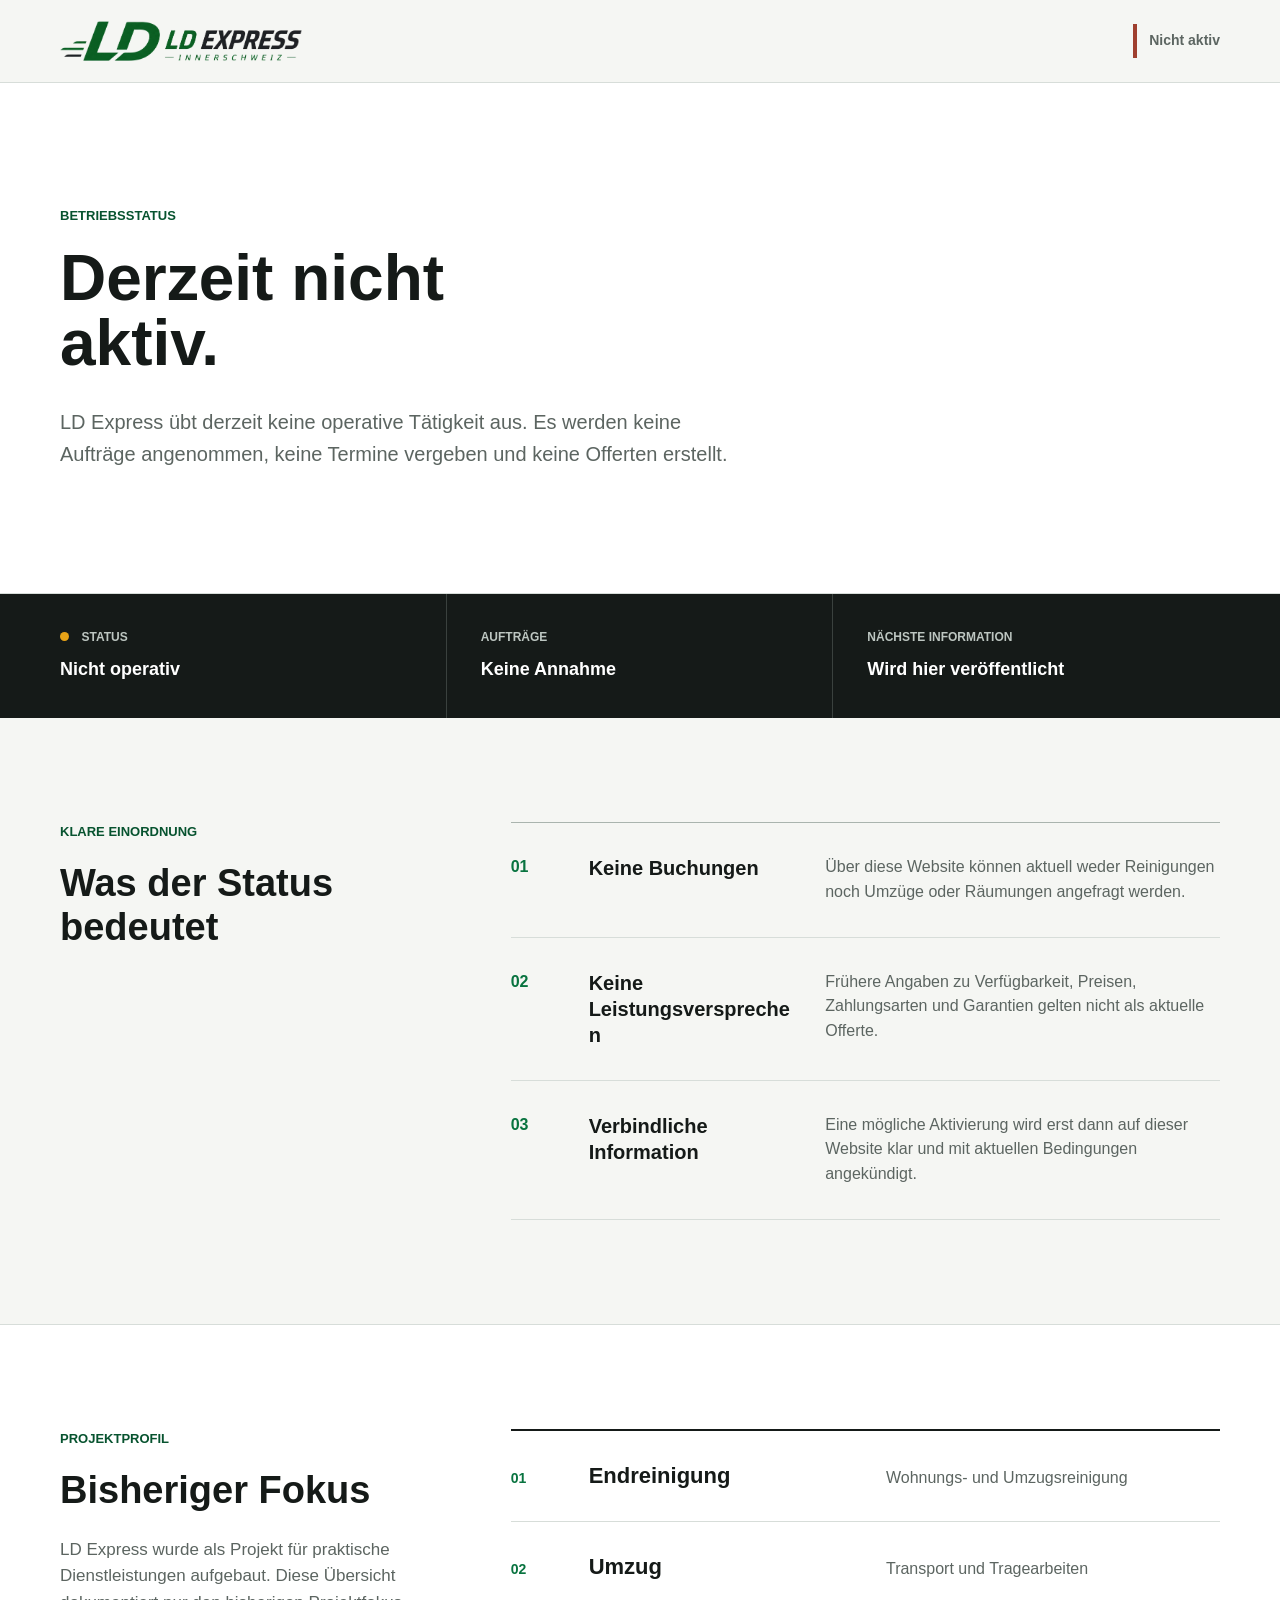
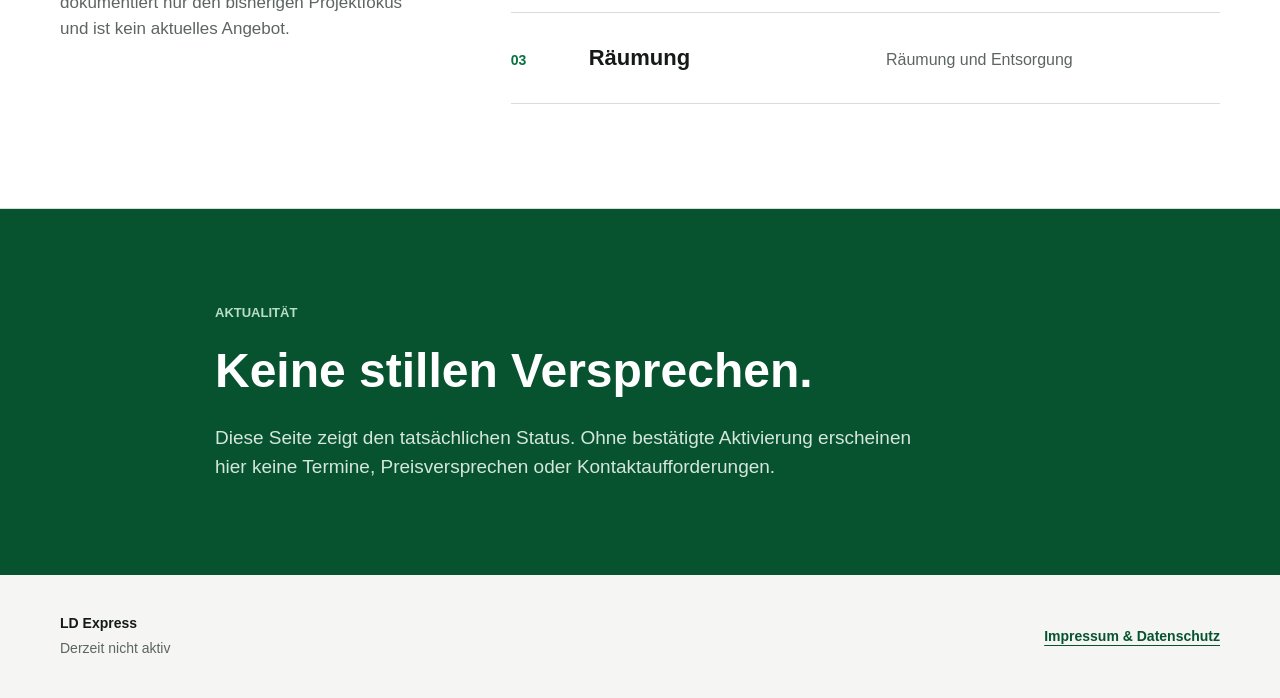
<file: index.html>
<!DOCTYPE html>
<html lang="de-CH">
<head>
  <meta charset="utf-8">
  <meta http-equiv="Content-Security-Policy" content="default-src 'none'; img-src 'self'; style-src 'self'; script-src 'none'; connect-src 'none'; font-src 'self'; object-src 'none'; frame-src 'none'; media-src 'none'; manifest-src 'none'; base-uri 'none'; form-action 'none'; upgrade-insecure-requests">
  <meta name="viewport" content="width=device-width, initial-scale=1">
  <meta name="referrer" content="no-referrer">
  <meta name="robots" content="noindex,nofollow,noarchive,nosnippet,noimageindex">
  <meta name="theme-color" content="#f5f6f3">
  <title>LD Express | Derzeit nicht aktiv</title>
  <meta name="description" content="LD Express ist derzeit nicht aktiv und nimmt keine Aufträge an.">
  <meta property="og:type" content="website">
  <meta property="og:title" content="LD Express | Derzeit nicht aktiv">
  <meta property="og:description" content="LD Express ist derzeit nicht aktiv und nimmt keine Aufträge an.">
  <meta property="og:locale" content="de_CH">
  <meta property="og:url" content="https://lordof2l.github.io/ld-express/">
  <link rel="canonical" href="https://lordof2l.github.io/ld-express/">
  <link rel="icon" type="image/png" sizes="32x32" href="favicon-32.png">
  <link rel="icon" type="image/png" sizes="256x256" href="favicon-256.png">
  <link rel="apple-touch-icon" href="apple-touch-icon.png">
  <link rel="stylesheet" href="styles.css">
</head>
<body>
  <a class="skip-link" href="#inhalt">Zum Inhalt</a>

  <header class="site-header">
    <div class="shell header-inner">
      <a class="brand" href="./" aria-label="LD Express Startseite">
        <img src="logo-lockup.png" width="1343" height="224" alt="LD Express">
      </a>
      <span class="header-status">Nicht aktiv</span>
    </div>
  </header>

  <main id="inhalt">
    <section class="hero" aria-labelledby="page-title">
      <div class="shell hero-inner">
        <p class="overline">Betriebsstatus</p>
        <h1 id="page-title">Derzeit nicht<br>aktiv.</h1>
        <p class="hero-copy">LD Express übt derzeit keine operative Tätigkeit aus. Es werden keine Aufträge angenommen, keine Termine vergeben und keine Offerten erstellt.</p>
      </div>
    </section>

    <section class="status-band" aria-label="Aktueller Status">
      <div class="shell status-grid">
        <div>
          <span class="status-dot" aria-hidden="true"></span>
          <span class="status-label">Status</span>
          <strong>Nicht operativ</strong>
        </div>
        <div>
          <span class="status-label">Aufträge</span>
          <strong>Keine Annahme</strong>
        </div>
        <div>
          <span class="status-label">Nächste Information</span>
          <strong>Wird hier veröffentlicht</strong>
        </div>
      </div>
    </section>

    <section class="section" aria-labelledby="einordnung-title">
      <div class="shell section-grid">
        <div class="section-heading">
          <p class="overline">Klare Einordnung</p>
          <h2 id="einordnung-title">Was der Status bedeutet</h2>
        </div>
        <div class="facts">
          <article>
            <span class="fact-number">01</span>
            <h3>Keine Buchungen</h3>
            <p>Über diese Website können aktuell weder Reinigungen noch Umzüge oder Räumungen angefragt werden.</p>
          </article>
          <article>
            <span class="fact-number">02</span>
            <h3>Keine Leistungsversprechen</h3>
            <p>Frühere Angaben zu Verfügbarkeit, Preisen, Zahlungsarten und Garantien gelten nicht als aktuelle Offerte.</p>
          </article>
          <article>
            <span class="fact-number">03</span>
            <h3>Verbindliche Information</h3>
            <p>Eine mögliche Aktivierung wird erst dann auf dieser Website klar und mit aktuellen Bedingungen angekündigt.</p>
          </article>
        </div>
      </div>
    </section>

    <section class="section profile-section" aria-labelledby="profil-title">
      <div class="shell section-grid">
        <div class="section-heading">
          <p class="overline">Projektprofil</p>
          <h2 id="profil-title">Bisheriger Fokus</h2>
          <p class="section-copy">LD Express wurde als Projekt für praktische Dienstleistungen aufgebaut. Diese Übersicht dokumentiert nur den bisherigen Projektfokus und ist kein aktuelles Angebot.</p>
        </div>
        <ul class="service-list">
          <li class="service-row">
            <span>01</span>
            <strong>Endreinigung</strong>
            <p>Wohnungs- und Umzugsreinigung</p>
          </li>
          <li class="service-row">
            <span>02</span>
            <strong>Umzug</strong>
            <p>Transport und Tragearbeiten</p>
          </li>
          <li class="service-row">
            <span>03</span>
            <strong>Räumung</strong>
            <p>Räumung und Entsorgung</p>
          </li>
        </ul>
      </div>
    </section>

    <section class="notice" aria-labelledby="notice-title">
      <div class="shell notice-inner">
        <p class="overline">Aktualität</p>
        <h2 id="notice-title">Keine stillen Versprechen.</h2>
        <p>Diese Seite zeigt den tatsächlichen Status. Ohne bestätigte Aktivierung erscheinen hier keine Termine, Preisversprechen oder Kontaktaufforderungen.</p>
      </div>
    </section>
  </main>

  <footer class="site-footer">
    <div class="shell footer-inner">
      <div>
        <strong>LD Express</strong>
        <span>Derzeit nicht aktiv</span>
      </div>
      <nav aria-label="Rechtliche Informationen">
        <a href="rechtliches.html">Impressum &amp; Datenschutz</a>
      </nav>
    </div>
  </footer>
</body>
</html>
</file>
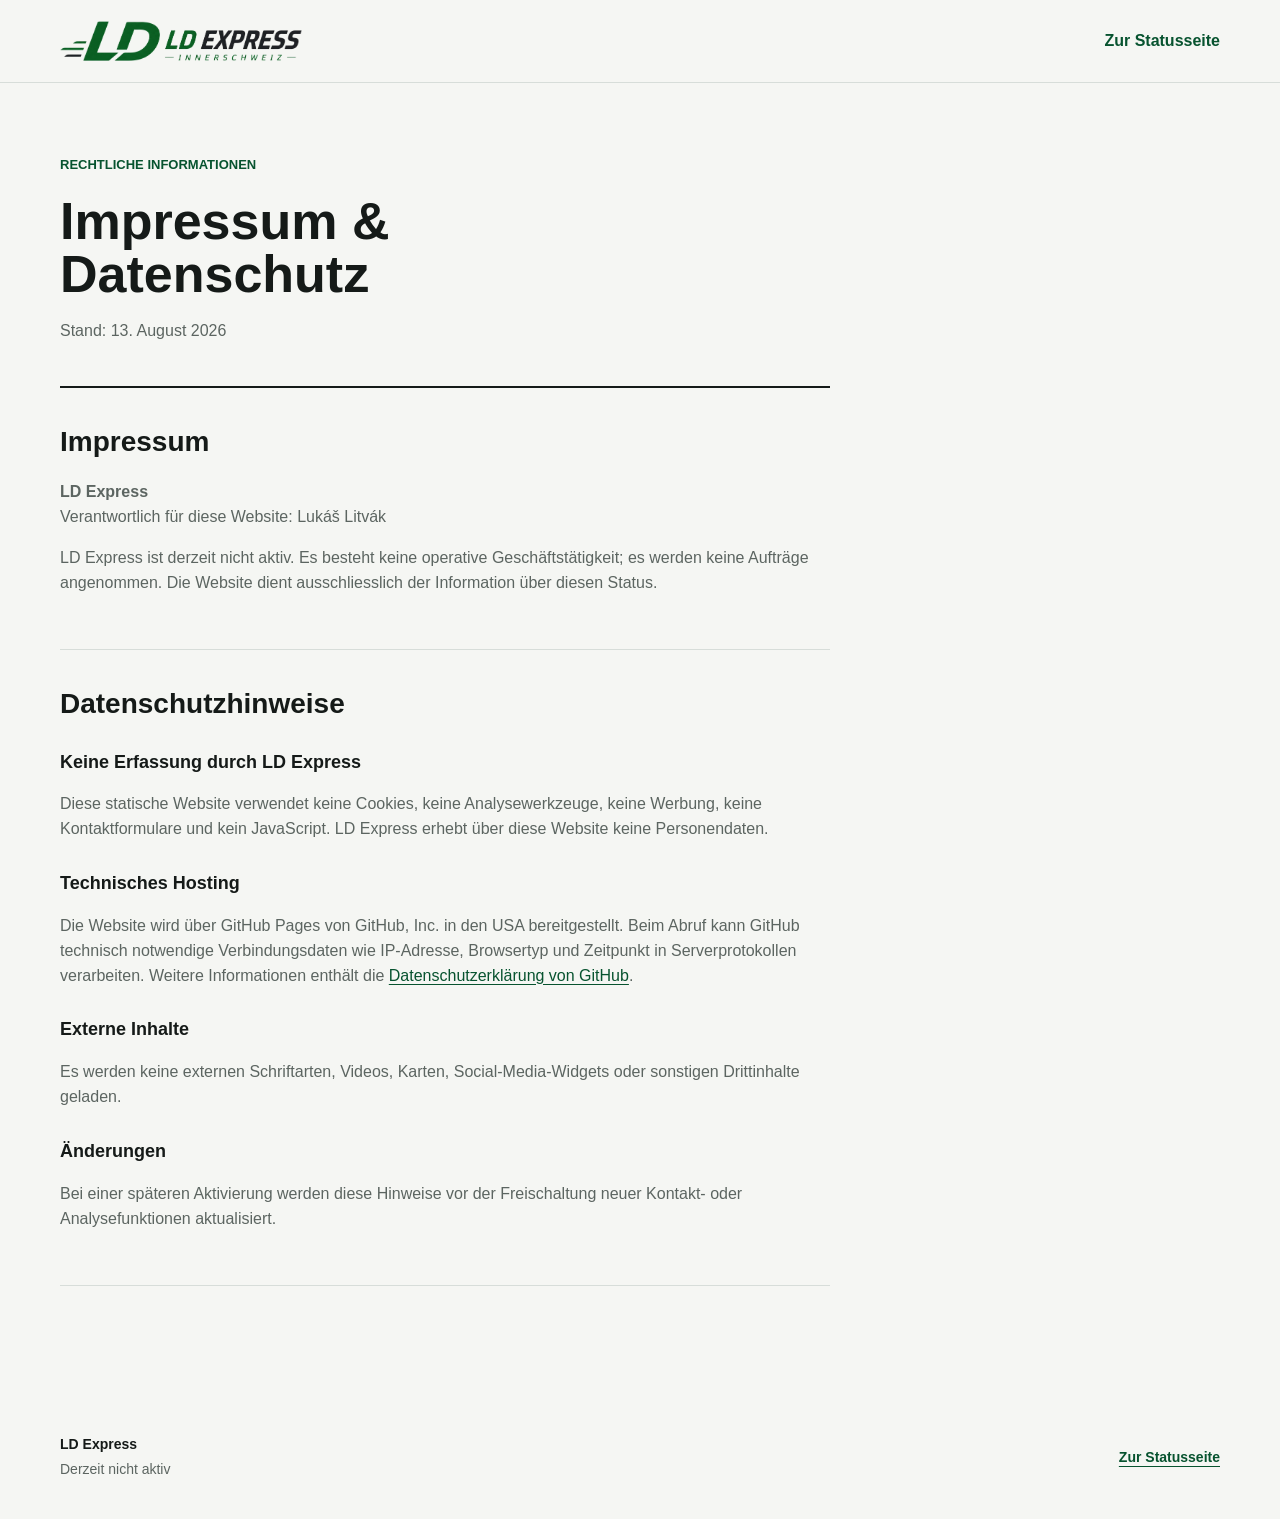
<file: rechtliches.html>
<!DOCTYPE html>
<html lang="de-CH">
<head>
  <meta charset="utf-8">
  <meta http-equiv="Content-Security-Policy" content="default-src 'none'; img-src 'self'; style-src 'self'; script-src 'none'; connect-src 'none'; font-src 'self'; object-src 'none'; frame-src 'none'; media-src 'none'; manifest-src 'none'; base-uri 'none'; form-action 'none'; upgrade-insecure-requests">
  <meta name="viewport" content="width=device-width, initial-scale=1">
  <meta name="referrer" content="no-referrer">
  <meta name="robots" content="noindex,nofollow,noarchive">
  <meta name="theme-color" content="#f5f6f3">
  <title>Impressum &amp; Datenschutz | LD Express</title>
  <meta name="description" content="Impressum und Datenschutzhinweise der derzeit nicht aktiven Projektwebsite LD Express.">
  <link rel="canonical" href="https://lordof2l.github.io/ld-express/rechtliches.html">
  <link rel="icon" type="image/png" sizes="32x32" href="favicon-32.png">
  <link rel="icon" type="image/png" sizes="256x256" href="favicon-256.png">
  <link rel="apple-touch-icon" href="apple-touch-icon.png">
  <link rel="stylesheet" href="styles.css">
</head>
<body>
  <a class="skip-link" href="#inhalt">Zum Inhalt</a>

  <header class="site-header">
    <div class="shell header-inner">
      <a class="brand" href="./" aria-label="LD Express Startseite">
        <img src="logo-lockup.png" width="1343" height="224" alt="LD Express">
      </a>
      <a class="back-link" href="./">Zur Statusseite</a>
    </div>
  </header>

  <main id="inhalt" class="shell legal-main">
    <header class="legal-header">
      <p class="overline">Rechtliche Informationen</p>
      <h1>Impressum &amp;<br>Datenschutz</h1>
      <p class="legal-date">Stand: 13. August 2026</p>
    </header>

    <div class="legal-content">
      <section aria-labelledby="impressum-title">
        <h2 id="impressum-title">Impressum</h2>
        <p><strong>LD Express</strong><br>Verantwortlich für diese Website: Lukáš Litvák</p>
        <p>LD Express ist derzeit nicht aktiv. Es besteht keine operative Geschäftstätigkeit; es werden keine Aufträge angenommen. Die Website dient ausschliesslich der Information über diesen Status.</p>
      </section>

      <section aria-labelledby="privacy-title">
        <h2 id="privacy-title">Datenschutzhinweise</h2>
        <h3>Keine Erfassung durch LD Express</h3>
        <p>Diese statische Website verwendet keine Cookies, keine Analysewerkzeuge, keine Werbung, keine Kontaktformulare und kein JavaScript. LD Express erhebt über diese Website keine Personendaten.</p>

        <h3>Technisches Hosting</h3>
        <p>Die Website wird über GitHub Pages von GitHub, Inc. in den USA bereitgestellt. Beim Abruf kann GitHub technisch notwendige Verbindungsdaten wie IP-Adresse, Browsertyp und Zeitpunkt in Serverprotokollen verarbeiten. Weitere Informationen enthält die <a href="https://docs.github.com/en/site-policy/privacy-policies/github-general-privacy-statement">Datenschutzerklärung von GitHub</a>.</p>

        <h3>Externe Inhalte</h3>
        <p>Es werden keine externen Schriftarten, Videos, Karten, Social-Media-Widgets oder sonstigen Drittinhalte geladen.</p>

        <h3>Änderungen</h3>
        <p>Bei einer späteren Aktivierung werden diese Hinweise vor der Freischaltung neuer Kontakt- oder Analysefunktionen aktualisiert.</p>
      </section>
    </div>
  </main>

  <footer class="site-footer">
    <div class="shell footer-inner">
      <div>
        <strong>LD Express</strong>
        <span>Derzeit nicht aktiv</span>
      </div>
      <a href="./">Zur Statusseite</a>
    </div>
  </footer>
</body>
</html>
</file>
<file: styles.css>
:root {
  --ink: #151a18;
  --muted: #5c6561;
  --paper: #f5f6f3;
  --white: #ffffff;
  --green: #08733f;
  --green-dark: #07532f;
  --amber: #e8a317;
  --rust: #9f3f2f;
  --line: #d7ddd9;
  --line-dark: #aab4ae;
  --font: "Helvetica Neue", Helvetica, Arial, system-ui, sans-serif;
}

* {
  box-sizing: border-box;
}

html {
  scroll-behavior: smooth;
}

body {
  margin: 0;
  background: var(--paper);
  color: var(--ink);
  font-family: var(--font);
  line-height: 1.55;
  -webkit-font-smoothing: antialiased;
}

a {
  color: inherit;
}

:focus-visible {
  outline: 3px solid var(--amber);
  outline-offset: 3px;
}

.skip-link {
  position: fixed;
  top: 12px;
  left: 12px;
  z-index: 100;
  padding: 10px 14px;
  background: var(--ink);
  color: var(--white);
  text-decoration: none;
  transform: translateY(-160%);
}

.skip-link:focus {
  transform: translateY(0);
}

.shell {
  width: min(1160px, calc(100% - 48px));
  margin-inline: auto;
}

.site-header {
  border-bottom: 1px solid var(--line);
  background: var(--paper);
}

.header-inner {
  min-height: 82px;
  display: flex;
  align-items: center;
  justify-content: space-between;
  gap: 24px;
}

.brand {
  display: block;
  width: 242px;
  line-height: 0;
}

.brand img {
  display: block;
  width: 100%;
  height: auto;
}

.header-status {
  border-left: 4px solid var(--rust);
  padding: 6px 0 6px 12px;
  color: var(--muted);
  font-size: 14px;
  font-weight: 700;
}

.hero {
  border-bottom: 1px solid var(--line);
  background: var(--white);
}

.hero-inner {
  min-height: 510px;
  display: flex;
  flex-direction: column;
  justify-content: center;
  padding-block: 72px;
}

.overline {
  margin: 0 0 20px;
  color: var(--green-dark);
  font-size: 13px;
  font-weight: 800;
  letter-spacing: 0;
  text-transform: uppercase;
}

h1,
h2,
h3,
p {
  overflow-wrap: anywhere;
}

h1 {
  max-width: 850px;
  margin: 0;
  font-size: 64px;
  font-weight: 800;
  line-height: 1.02;
  letter-spacing: 0;
}

.hero-copy {
  max-width: 690px;
  margin: 30px 0 0;
  color: var(--muted);
  font-size: 20px;
  line-height: 1.6;
}

.status-band {
  background: var(--ink);
  color: var(--white);
}

.status-grid {
  display: grid;
  grid-template-columns: repeat(3, minmax(0, 1fr));
}

.status-grid > div {
  min-height: 124px;
  padding: 30px 34px;
  border-right: 1px solid #3a413e;
}

.status-grid > div:first-child {
  padding-left: 0;
}

.status-grid > div:last-child {
  border-right: 0;
}

.status-dot {
  display: inline-block;
  width: 9px;
  height: 9px;
  margin-right: 8px;
  background: var(--amber);
  border-radius: 50%;
}

.status-label {
  display: inline-block;
  margin-bottom: 9px;
  color: #bdc6c1;
  font-size: 12px;
  font-weight: 800;
  text-transform: uppercase;
}

.status-grid strong {
  display: block;
  font-size: 18px;
}

.section {
  padding-block: 104px;
  border-bottom: 1px solid var(--line);
}

.section-grid {
  display: grid;
  grid-template-columns: minmax(240px, 0.8fr) minmax(0, 1.6fr);
  gap: 96px;
  align-items: start;
}

.section-heading {
  position: sticky;
  top: 32px;
}

h2 {
  margin: 0;
  font-size: 38px;
  line-height: 1.15;
  letter-spacing: 0;
}

.section-copy {
  margin: 24px 0 0;
  color: var(--muted);
  font-size: 17px;
}

.facts {
  border-top: 1px solid var(--line-dark);
}

.facts article {
  display: grid;
  grid-template-columns: 54px minmax(150px, 0.7fr) minmax(0, 1.3fr);
  gap: 24px;
  padding-block: 32px;
  border-bottom: 1px solid var(--line);
}

.fact-number {
  color: var(--green);
  font-weight: 800;
}

.facts h3 {
  margin: 0;
  font-size: 20px;
  line-height: 1.3;
}

.facts p {
  margin: 0;
  color: var(--muted);
}

.profile-section {
  background: var(--white);
}

.service-list {
  margin: 0;
  padding: 0;
  border-top: 2px solid var(--ink);
  list-style: none;
}

.service-row {
  display: grid;
  grid-template-columns: 54px minmax(180px, 0.9fr) minmax(0, 1.1fr);
  gap: 24px;
  align-items: baseline;
  padding-block: 28px;
  border-bottom: 1px solid var(--line);
}

.service-row span {
  color: var(--green);
  font-size: 14px;
  font-weight: 800;
}

.service-row strong {
  font-size: 22px;
}

.service-row p {
  margin: 0;
  color: var(--muted);
}

.notice {
  padding-block: 94px;
  background: var(--green-dark);
  color: var(--white);
}

.notice-inner {
  max-width: 850px;
}

.notice .overline {
  color: #b9ddc9;
}

.notice h2 {
  font-size: 48px;
}

.notice p:last-child {
  max-width: 720px;
  margin: 24px 0 0;
  color: #d5e6dc;
  font-size: 19px;
}

.site-footer {
  padding-block: 38px;
  background: var(--paper);
}

.footer-inner {
  display: flex;
  align-items: center;
  justify-content: space-between;
  gap: 32px;
  font-size: 14px;
}

.footer-inner strong,
.footer-inner span {
  display: block;
}

.footer-inner span {
  margin-top: 3px;
  color: var(--muted);
}

.footer-inner a {
  color: var(--green-dark);
  font-weight: 700;
  text-underline-offset: 4px;
}

.legal-main {
  padding-block: 72px 110px;
}

.legal-header {
  max-width: 770px;
  padding-bottom: 42px;
  border-bottom: 2px solid var(--ink);
}

.legal-header h1 {
  font-size: 52px;
}

.legal-date {
  margin: 18px 0 0;
  color: var(--muted);
}

.legal-content {
  max-width: 770px;
}

.legal-content section {
  padding-block: 38px;
  border-bottom: 1px solid var(--line);
}

.legal-content h2 {
  margin-bottom: 22px;
  font-size: 28px;
}

.legal-content h3 {
  margin: 28px 0 8px;
  font-size: 18px;
}

.legal-content p,
.legal-content li {
  color: var(--muted);
}

.legal-content a {
  color: var(--green-dark);
  text-underline-offset: 3px;
}

.back-link {
  color: var(--green-dark);
  font-weight: 700;
  text-decoration: none;
}

.error-main {
  min-height: calc(100vh - 164px);
  display: grid;
  place-items: center;
  padding-block: 64px;
}

.error-content {
  max-width: 740px;
  text-align: center;
}

.error-code {
  margin: 0 0 18px;
  color: var(--rust);
  font-size: 14px;
  font-weight: 800;
  text-transform: uppercase;
}

.error-content h1 {
  font-size: 54px;
}

.error-content p {
  margin: 24px auto 32px;
  color: var(--muted);
  font-size: 18px;
}

.text-link {
  display: inline-block;
  min-height: 44px;
  padding: 10px 15px;
  border: 2px solid var(--ink);
  border-radius: 4px;
  font-weight: 800;
  text-decoration: none;
}

.text-link:hover {
  background: var(--ink);
  color: var(--white);
}

@media (max-width: 840px) {
  .hero-inner {
    min-height: 430px;
  }

  h1 {
    font-size: 50px;
  }

  .section-grid {
    grid-template-columns: 1fr;
    gap: 48px;
  }

  .section-heading {
    position: static;
  }

  .facts article,
  .service-row {
    grid-template-columns: 46px minmax(0, 1fr);
  }

  .facts p,
  .service-row p {
    grid-column: 2;
  }
}

@media (max-width: 640px) {
  .shell {
    width: min(100% - 32px, 1160px);
  }

  .header-inner {
    min-height: 72px;
  }

  .brand {
    width: 190px;
  }

  .header-status {
    max-width: 90px;
    font-size: 12px;
  }

  .hero-inner {
    min-height: 390px;
    padding-block: 56px;
  }

  h1 {
    font-size: 40px;
    line-height: 1.08;
  }

  .hero-copy {
    margin-top: 24px;
    font-size: 17px;
  }

  .status-grid {
    grid-template-columns: 1fr;
    padding-block: 8px;
  }

  .status-grid > div,
  .status-grid > div:first-child {
    min-height: auto;
    padding: 20px 0;
    border-right: 0;
    border-bottom: 1px solid #3a413e;
  }

  .status-grid > div:last-child {
    border-bottom: 0;
  }

  .section {
    padding-block: 72px;
  }

  .section-grid {
    gap: 38px;
  }

  h2 {
    font-size: 32px;
  }

  .facts article,
  .service-row {
    gap: 16px;
    padding-block: 24px;
  }

  .notice {
    padding-block: 72px;
  }

  .notice h2,
  .legal-header h1,
  .error-content h1 {
    font-size: 38px;
  }

  .notice p:last-child {
    font-size: 17px;
  }

  .footer-inner {
    align-items: flex-start;
    flex-direction: column;
  }

  .legal-main {
    padding-block: 54px 80px;
  }
}

@media (prefers-reduced-motion: reduce) {
  html {
    scroll-behavior: auto;
  }
}
</file>
